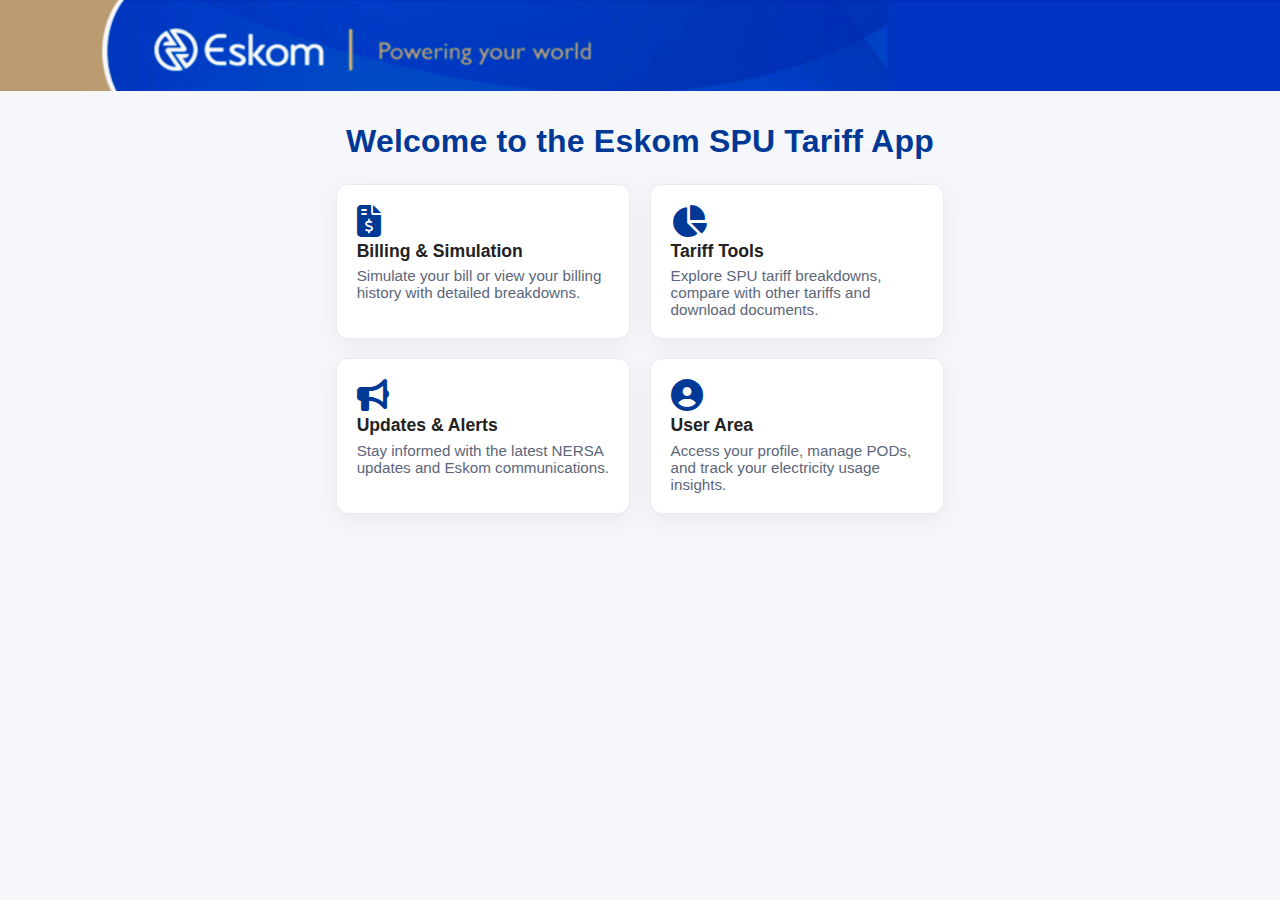
<file: index.html>
<!DOCTYPE html>
<html lang="en">
<head>
  <meta charset="UTF-8" />
  <meta name="viewport" content="width=device-width, initial-scale=1.0" />
  <title>Eskom SPU Tariffs App</title>
  <link rel="stylesheet" href="style.css" />
  <link rel="stylesheet" href="https://cdnjs.cloudflare.com/ajax/libs/font-awesome/6.4.0/css/all.min.css" />
</head>
<body>
  <header>
    <img src="assets/header_banner.png" alt="Eskom Banner" class="header-banner" />
  </header>

  <main class="content">
    <h1>Welcome to the Eskom SPU Tariff App</h1>
    <div class="card-grid">
      <a href="billing.html" class="card">
        <i class="fas fa-file-invoice-dollar fa-2x"></i>
        <h2>Billing & Simulation</h2>
        <p>Simulate your bill or view your billing history with detailed breakdowns.</p>
      </a>

      <a href="tariffs.html" class="card">
        <i class="fas fa-chart-pie fa-2x"></i>
        <h2>Tariff Tools</h2>
        <p>Explore SPU tariff breakdowns, compare with other tariffs and download documents.</p>
      </a>

      <a href="updates.html" class="card">
        <i class="fas fa-bullhorn fa-2x"></i>
        <h2>Updates & Alerts</h2>
        <p>Stay informed with the latest NERSA updates and Eskom communications.</p>
      </a>

      <a href="user.html" class="card">
        <i class="fas fa-user-circle fa-2x"></i>
        <h2>User Area</h2>
        <p>Access your profile, manage PODs, and track your electricity usage insights.</p>
      </a>
    </div>
  </main>

  <footer></footer>
</body>
</html>
</file>
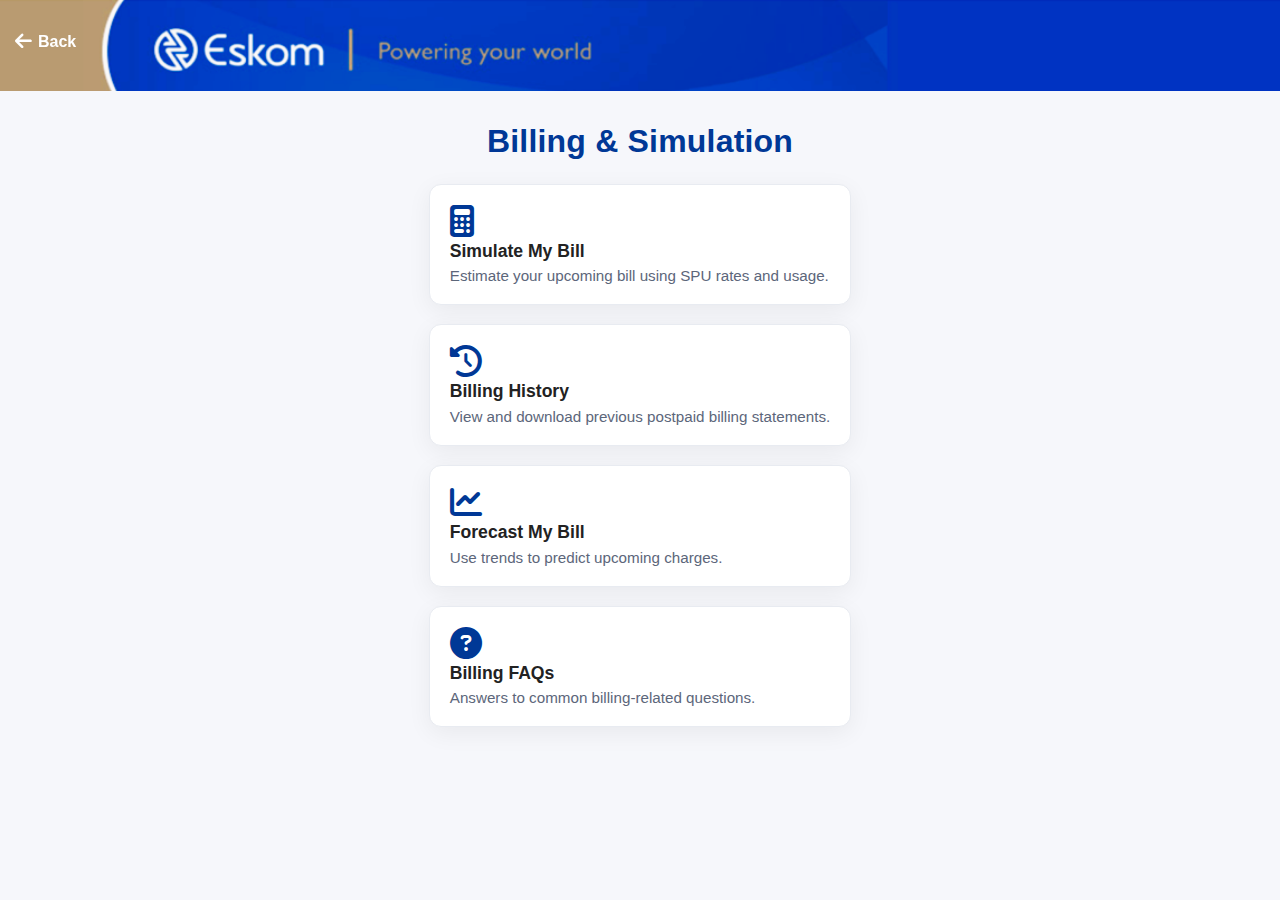
<file: billing.html>
<!DOCTYPE html>
<html lang="en">
<head>
  <meta charset="UTF-8" />
  <meta name="viewport" content="width=device-width, initial-scale=1.0" />
  <title>Billing & Simulation</title>
  <link rel="stylesheet" href="style.css" />
  <link rel="stylesheet" href="https://cdnjs.cloudflare.com/ajax/libs/font-awesome/6.4.0/css/all.min.css">
</head>
<body>

  <!-- Back button on header -->
  <a href="index.html" class="back-button">
    <i class="fas fa-arrow-left"></i>
    <span>Back</span>
  </a>

  <!-- Header Banner -->
  <header style="position: relative;">
    <img src="assets/header_banner.png" alt="Eskom Banner" class="header-banner" />
  </header>

  <!-- Main Content -->
  <main class="content">
    <h1>Billing & Simulation</h1>
    <div class="card-grid">

      <!-- Simulate My Bill (clickable) -->
      <a href="simulate.html" class="card">
        <i class="fas fa-calculator fa-2x"></i>
        <h2>Simulate My Bill</h2>
        <p>Estimate your upcoming bill using SPU rates and usage.</p>
      </a>

      <!-- Billing History -->
      <div class="card">
        <i class="fas fa-clock-rotate-left fa-2x"></i>
        <h2>Billing History</h2>
        <p>View and download previous postpaid billing statements.</p>
      </div>

      <!-- Forecast My Bill -->
      <div class="card">
        <i class="fas fa-chart-line fa-2x"></i>
        <h2>Forecast My Bill</h2>
        <p>Use trends to predict upcoming charges.</p>
      </div>

      <!-- Billing FAQs -->
      <div class="card">
        <i class="fas fa-question-circle fa-2x"></i>
        <h2>Billing FAQs</h2>
        <p>Answers to common billing-related questions.</p>
      </div>
    </div>
  </main>

  <!-- Footer -->
  <footer></footer>

</body>
</html>
</file>
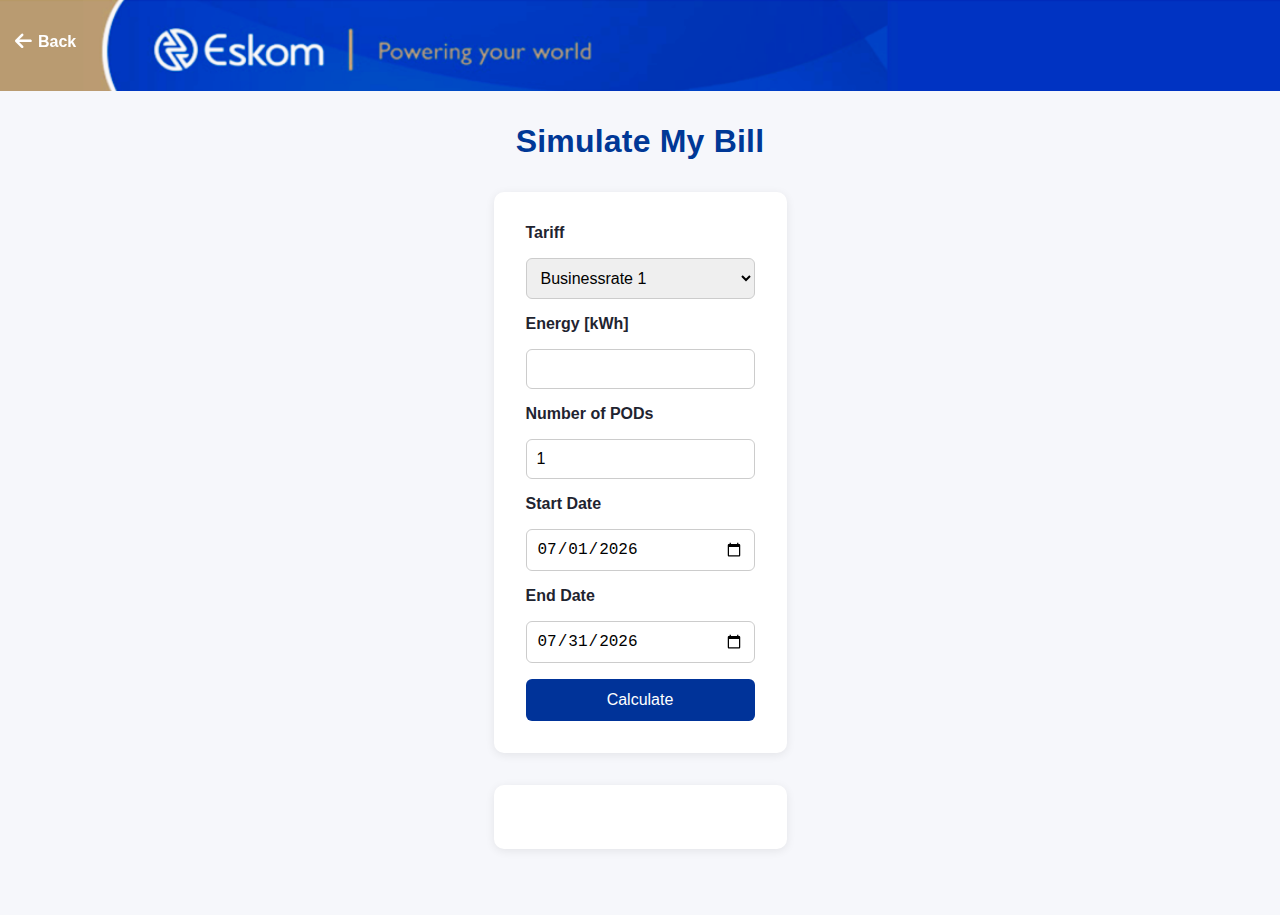
<file: simulate.html>
<!DOCTYPE html>
<html lang="en">
<head>
  <meta charset="UTF-8" />
  <meta name="viewport" content="width=device-width, initial-scale=1.0" />
  <title>Simulate My Bill</title>
  <link rel="stylesheet" href="style.css" />
  <link rel="stylesheet" href="https://cdnjs.cloudflare.com/ajax/libs/font-awesome/6.4.0/css/all.min.css">
  <style>
    .form-section {
      max-width: 600px;
      margin: 2rem auto;
      background: white;
      padding: 2rem;
      border-radius: 10px;
      box-shadow: 0 2px 10px rgba(0,0,0,0.08);
      display: flex;
      flex-direction: column;
      gap: 1rem;
    }

    .form-section label {
      font-weight: bold;
      text-align: left;
    }

    .form-section input,
    .form-section select {
      padding: 10px;
      font-size: 1rem;
      border: 1px solid #ccc;
      border-radius: 6px;
      width: 100%;
    }

    .form-section button {
      background-color: #003399;
      color: white;
      border: none;
      padding: 12px;
      font-size: 1rem;
      border-radius: 6px;
      cursor: pointer;
    }

    .form-section button:hover {
      background-color: #001f70;
    }

    .bill-output {
      max-width: 800px;
      margin: 2rem auto;
      background: white;
      padding: 2rem;
      border-radius: 10px;
      box-shadow: 0 2px 10px rgba(0,0,0,0.08);
    }

    .bill-output table {
      width: 100%;
      border-collapse: collapse;
    }

    .bill-output th, .bill-output td {
      border: 1px solid #ddd;
      padding: 10px;
      text-align: left;
    }

    .bill-output th {
      background-color: #f4f4f4;
    }

    .bill-output h2 {
      margin-bottom: 1rem;
    }
  </style>
</head>
<body>
  <a href="billing.html" class="back-button">
    <i class="fas fa-arrow-left"></i>
    <span>Back</span>
  </a>

  <header style="position: relative;">
    <img src="assets/header_banner.png" alt="Eskom Banner" class="header-banner" />
  </header>

  <main class="content">
    <h1>Simulate My Bill</h1>

    <form id="billForm" class="form-section">
      <label for="tariff">Tariff</label>
      <select id="tariff" required></select>

      <label for="energy">Energy [kWh]</label>
      <input type="number" id="energy" required />

      <label for="pods">Number of PODs</label>
      <input type="number" id="pods" required />

      <label for="start">Start Date</label>
      <input type="date" id="start" required />

      <label for="end">End Date</label>
      <input type="date" id="end" required />

      <button type="submit">Calculate</button>
    </form>

    <section id="billOutput" class="bill-output"></section>
  </main>

  <footer></footer>
  <script src="simulate.js"></script>
</body>
</html>
</file>
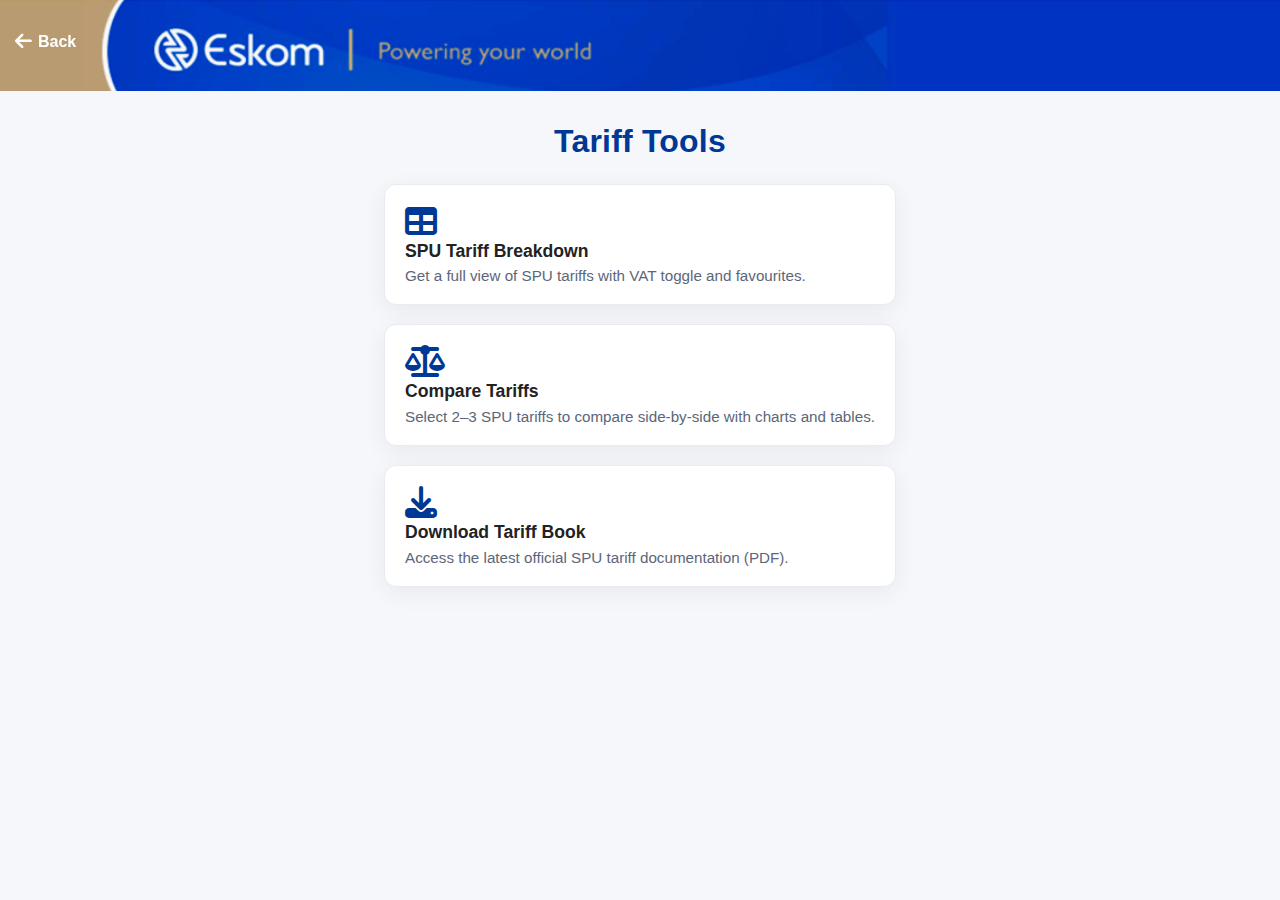
<file: tariffs.html>
<!DOCTYPE html>
<html lang="en">
<head>
  <meta charset="UTF-8" />
  <meta name="viewport" content="width=device-width, initial-scale=1.0" />
  <title>Tariff Tools</title>
  <link rel="stylesheet" href="style.css" />
  <link
    rel="stylesheet"
    href="https://cdnjs.cloudflare.com/ajax/libs/font-awesome/6.4.0/css/all.min.css"
  />
</head>
<body>

  <a href="index.html" class="back-button">
    <i class="fas fa-arrow-left"></i>
    <span>Back</span>
  </a>

  <header>
    <img src="assets/header_banner.png" alt="Eskom Banner" class="header-banner" />
  </header>

  <main class="content">
    <h1>Tariff Tools</h1>

    <div class="card-grid">

      <!-- ✅ Card 1: SPU Tariff Breakdown -->
      <div class="card" onclick="window.location.href='spu-tariff.html'" style="cursor: pointer;">
        <i class="fas fa-table fa-2x" aria-hidden="true"></i>
        <h2>SPU Tariff Breakdown</h2>
        <p>Get a full view of SPU tariffs with VAT toggle and favourites.</p>
      </div>

      <!-- ✅ Card 2: Compare Tariffs -->
      <div class="card" onclick="window.location.href='compare-tariffs.html'" style="cursor: pointer;">
        <i class="fas fa-balance-scale fa-2x" aria-hidden="true"></i>
        <h2>Compare Tariffs</h2>
        <p>Select 2–3 SPU tariffs to compare side-by-side with charts and tables.</p>
      </div>

      <!-- ✅ Card 3: Download Tariff Book -->
      <div class="card" onclick="window.open('assets/SPU_Tariff_Book.pdf', '_blank');" style="cursor: pointer;">
        <i class="fas fa-download fa-2x" aria-hidden="true"></i>
        <h2>Download Tariff Book</h2>
        <p>Access the latest official SPU tariff documentation (PDF).</p>
      </div>

    </div>
  </main>

  <footer></footer>

</body>
</html>
</file>
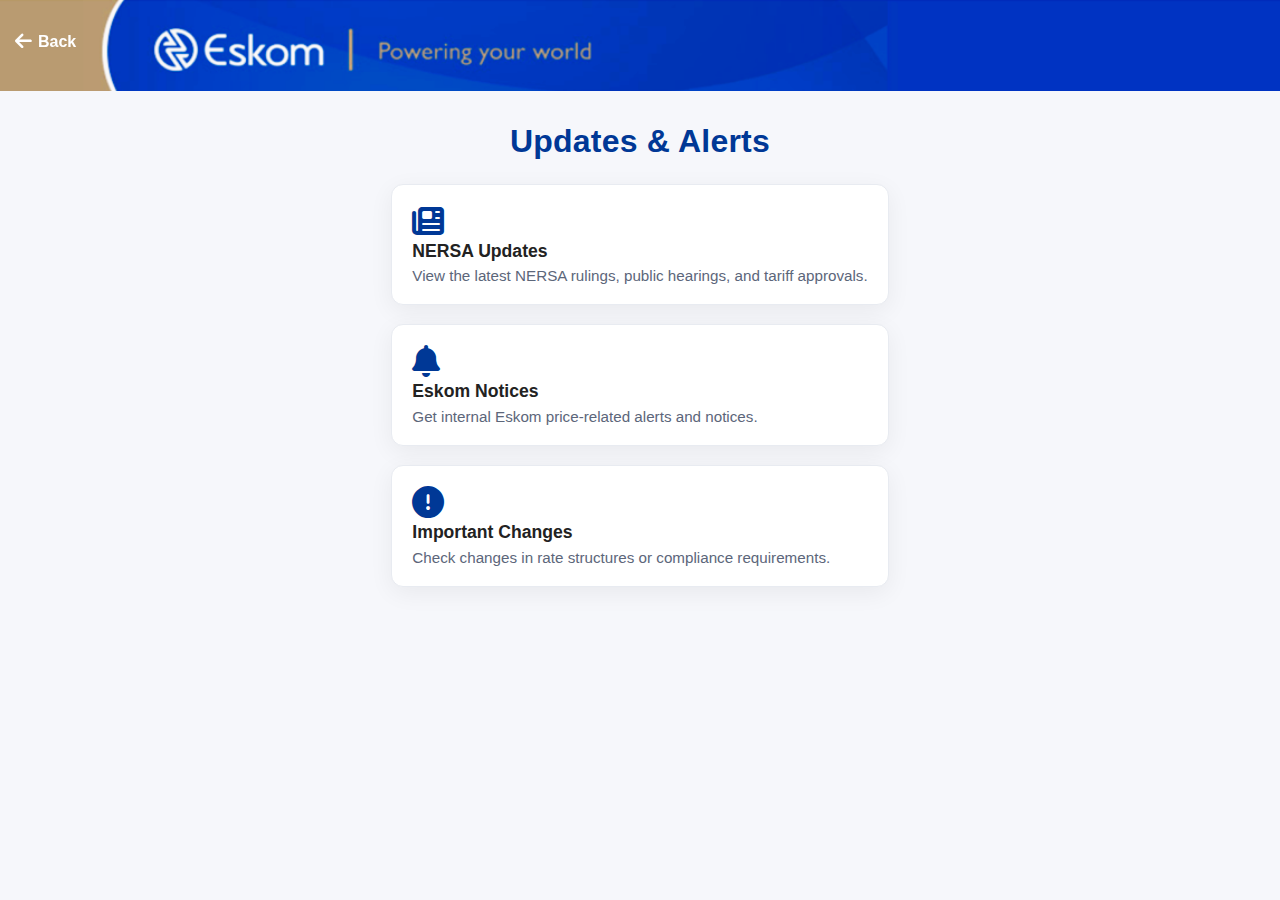
<file: updates.html>
<!DOCTYPE html>
<html lang="en">
<head>
  <meta charset="UTF-8" />
  <meta name="viewport" content="width=device-width, initial-scale=1.0" />
  <title>Updates & Alerts</title>
  <link rel="stylesheet" href="style.css" />
  <link rel="stylesheet" href="https://cdnjs.cloudflare.com/ajax/libs/font-awesome/6.4.0/css/all.min.css" />
</head>
<body>

  <a href="index.html" class="back-button">
  <i class="fas fa-arrow-left"></i>
  <span>Back</span>
  </a>

  <header>
    <img src="assets/header_banner.png" alt="Eskom Banner" class="header-banner" />
  </header>

  <main class="content">
    <h1>Updates & Alerts</h1>
    <div class="card-grid">
      <div class="card">
        <i class="fas fa-newspaper fa-2x"></i>
        <h2>NERSA Updates</h2>
        <p>View the latest NERSA rulings, public hearings, and tariff approvals.</p>
      </div>
      <div class="card">
        <i class="fas fa-bell fa-2x"></i>
        <h2>Eskom Notices</h2>
        <p>Get internal Eskom price-related alerts and notices.</p>
      </div>
      <div class="card">
        <i class="fas fa-circle-exclamation fa-2x"></i>
        <h2>Important Changes</h2>
        <p>Check changes in rate structures or compliance requirements.</p>
      </div>
    </div>
  </main>

  <footer></footer>
</body>
</html>
</file>
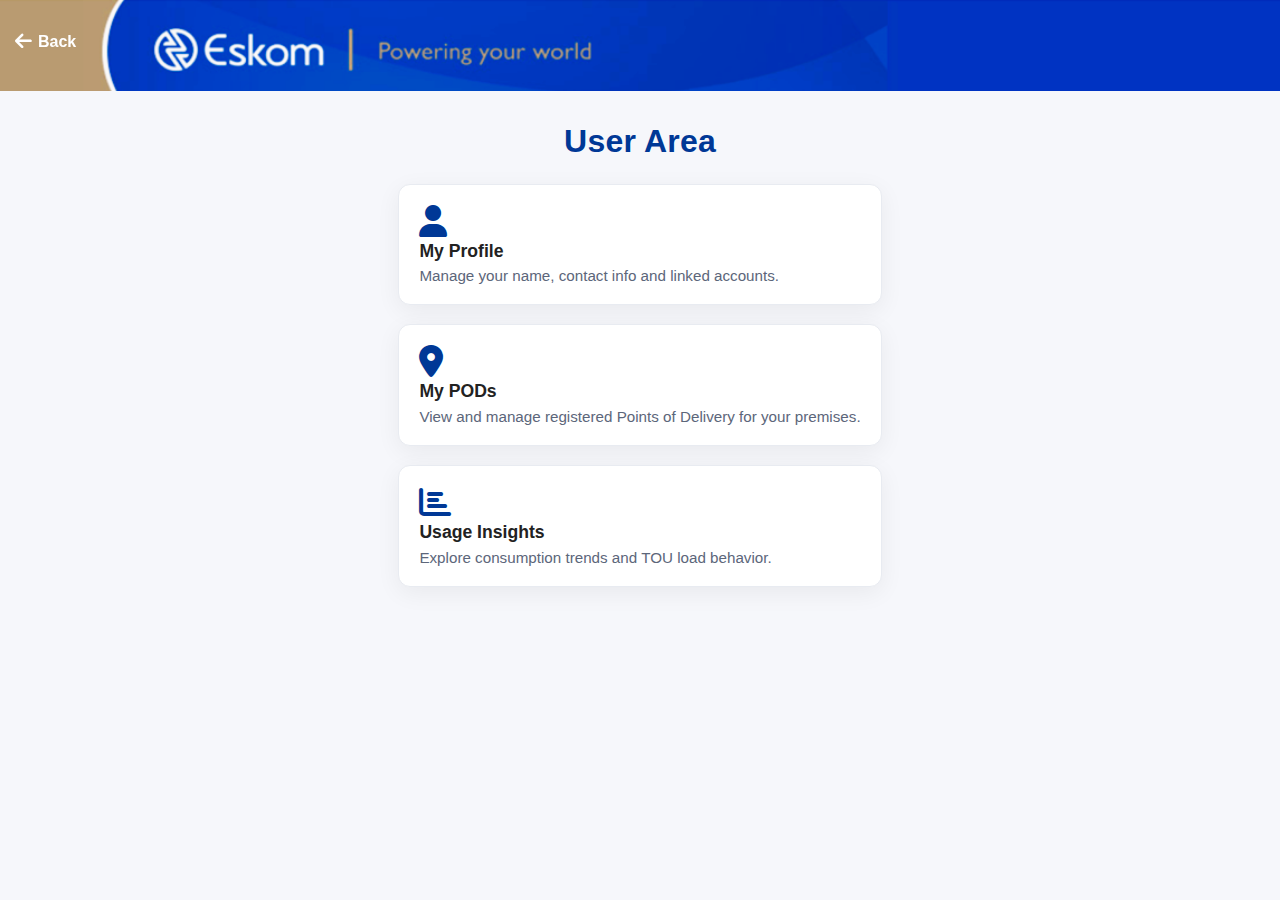
<file: user.html>
<!DOCTYPE html>
<html lang="en">
<head>
  <meta charset="UTF-8" />
  <meta name="viewport" content="width=device-width, initial-scale=1.0" />
  <title>User Area</title>
  <link rel="stylesheet" href="style.css" />
  <link rel="stylesheet" href="https://cdnjs.cloudflare.com/ajax/libs/font-awesome/6.4.0/css/all.min.css" />
</head>
<body>
  <a href="index.html" class="back-button">
  <i class="fas fa-arrow-left"></i>
  <span>Back</span>
  </a>
  
  <header>
    <img src="assets/header_banner.png" alt="Eskom Banner" class="header-banner" />
  </header>

  <main class="content">
    <h1>User Area</h1>
    <div class="card-grid">
      <div class="card">
        <i class="fas fa-user fa-2x"></i>
        <h2>My Profile</h2>
        <p>Manage your name, contact info and linked accounts.</p>
      </div>
      <div class="card">
        <i class="fas fa-map-marker-alt fa-2x"></i>
        <h2>My PODs</h2>
        <p>View and manage registered Points of Delivery for your premises.</p>
      </div>
      <div class="card">
        <i class="fas fa-chart-bar fa-2x"></i>
        <h2>Usage Insights</h2>
        <p>Explore consumption trends and TOU load behavior.</p>
      </div>
    </div>
  </main>

  <footer></footer>
</body>
</html>
</file>
<file: style.css>
/* =====================================================================
   Eskom SPU App — Global Styles
   Brand palette applied from provided Eskom colour chart
   ===================================================================== */

/* -------------------- CSS Variables (Brand Tokens) ------------------- */
:root{
  /* Primary (Pantone 287 C) + tints */
  --eskom-blue-100: rgb(0,56,150);
  --eskom-blue-75:  rgb(64,106,176);
  --eskom-blue-50:  rgb(127,155,202);
  --eskom-blue-25:  rgb(191,205,229);

  /* Warm grey (Pantone 8004 C) + tints */
  --warm-grey-100:  rgb(131,114,91);
  --warm-grey-75:   rgb(162,149,132);
  --warm-grey-50:   rgb(193,184,173);
  --warm-grey-25:   rgb(224,219,214);

  /* Secondary / accent colours + tints */
  --brick-100:      rgb(150,51,15);   /* Pantone 174 C */
  --brick-75:       rgb(176,102,75);
  --brick-50:       rgb(202,153,135);
  --brick-25:       rgb(229,204,195);

  --green-100:      rgb(13,176,43);   /* Pantone 361 C */
  --green-75:       rgb(73,196,96);
  --green-50:       rgb(134,215,149);
  --green-25:       rgb(194,235,202);

  --orange-100:     rgb(201,122,0);   /* Pantone 1385 C */
  --orange-75:      rgb(214,155,64);
  --orange-50:      rgb(228,188,127);
  --orange-25:      rgb(241,222,191);

  --teal-100:       rgb(89,135,135);  /* Pantone 7475 C */
  --teal-75:        rgb(130,165,165);
  --teal-50:        rgb(172,195,195);
  --teal-25:        rgb(213,225,225);

  /* Neutrals & UI tokens */
  --bg:             #f6f7fb;
  --surface:        #ffffff;
  --surface-2:      #f8fafc;
  --ink:            #1f2430;
  --ink-muted:      #5c667a;
  --line:           #e8ebf1;
  --shadow:         0 6px 24px rgba(0,0,0,.06);
  --focus:          var(--green-100);

  /* App accents derived from brand */
  --primary:        var(--eskom-blue-100);
  --primary-hover:  #002a7a; /* darker hover */
  --primary-soft:   var(--eskom-blue-25);
  --accent-ok:      var(--green-100);
  --accent-warn:    var(--orange-100);
  --accent-info:    var(--teal-100);
}

/* --------------------------- Reset & Base ---------------------------- */
*{ margin:0; padding:0; box-sizing:border-box; }
html, body{ height:100%; }
body{
  font-family: 'Segoe UI', Tahoma, Geneva, Verdana, sans-serif;
  color: var(--ink);
  background: var(--bg);
  display:flex; flex-direction:column; min-height:100vh;
  -webkit-font-smoothing: antialiased; -moz-osx-font-smoothing: grayscale;
}
img{ max-width:100%; display:block; }
a{ color:inherit; text-decoration:none; }
a:focus-visible, button:focus-visible, select:focus-visible, input:focus-visible{
  outline: 3px solid var(--focus);
  outline-offset: 2px;
  border-radius:8px;
}
.hidden { display:none !important; }

/* ------------------------- Layout Containers ------------------------ */
header .header-banner{ width:100%; height:auto; display:block; }
.content{
  flex:1;
  padding: 2rem 1rem;
  max-width: 1200px;
  margin: 0 auto;
  text-align: center;
}
h1{
  font-size: clamp(1.6rem, 2vw + 1rem, 2rem);
  margin-bottom: 1.5rem;
  color: var(--primary);
  letter-spacing:.2px;
}

/* ----------------------------- Cards -------------------------------- */
.card{
  display:block;
  background: var(--surface);
  border:1px solid var(--line);
  border-radius: 12px;
  padding: 1.25rem 1.25rem;
  box-shadow: var(--shadow);
  transition: transform .2s ease, box-shadow .2s ease, border-color .2s ease;
  color:inherit;
  text-align:left;
}
.card:hover{ transform: translateY(-4px); border-color: var(--eskom-blue-50); }
.card i{ color: var(--primary); margin-right:.5rem; }
.card h2{ font-size:1.1rem; margin:.25rem 0 .35rem; color:#222; }
.card p{ font-size:.95rem; color: var(--ink-muted); }

/* Grid of cards (used across pages) */
.card-grid{
  display:grid;
  grid-template-columns: repeat(auto-fit, minmax(280px,1fr));
  gap: 1.2rem;
  padding: 0 1rem;
}

/* Home: vertical stack */
.card-vertical{
  display:flex; flex-direction:column; gap:1rem;
  max-width: 900px; margin:0 auto;
}
.card--home{
  display:flex; align-items:center; gap: .9rem;
}
.card--home i{
  width:42px; height:42px; display:inline-grid; place-items:center;
  border-radius:10px; color:#fff;
  background: var(--primary);
}
/* Accent helpers for home cards */
.accent-green i{ background: var(--green-100); }
.accent-orange i{ background: var(--orange-100); }
.accent-teal i{ background: var(--teal-100); }

/* ----------------------------- Tables ------------------------------- */
table{ width:100%; border-collapse:collapse; }
.tariff-table{ font-size:.95rem; margin-top:.5rem; }
.tariff-table th, .tariff-table td{
  border:1px solid var(--line);
  padding:.55rem .6rem; text-align:left;
}
.tariff-table thead th{ background: var(--surface-2); font-weight:700; }

/* ----------------------------- Selector ----------------------------- */
.selector{ max-width:1100px; margin: 1rem auto .75rem; text-align:left; }
.selector label{ font-weight:700; display:block; margin-bottom:.4rem; color:#1c2a64; }
.selector select{
  width:100%;
  padding:.7rem .8rem;
  border:1px solid #e3e3e3;
  border-radius:.6rem;
  background:#fff;
}

/* ---------------------------- Education ----------------------------- */
.education{
  background: var(--eskom-blue-25);
  border-left: 6px solid var(--primary);
  padding: 15px;
  margin-bottom: 20px;
  border-radius: 8px;
  text-align:left;
}

/* -------------------------- Tariff Lists ---------------------------- */
.tariff-cards-grid{
  display:grid;
  grid-template-columns: repeat(auto-fill, minmax(280px,1fr));
  gap:20px;
}
.tariff-card{
  background:#fff; border-radius:12px; padding:16px;
  box-shadow: var(--shadow); transition: transform .2s;
}
.tariff-card:hover{ transform: scale(1.02); }

/* ----------------------------- Footer ------------------------------- */
/* Global site footer */
footer.site-footer{
  background: var(--primary);
  color: #fff;
  margin-top: auto;                 /* pushes footer to bottom with body{display:flex} */
}
.site-footer .inner{
  max-width: 1200px;
  margin: 0 auto;
  padding: 14px 16px;
  display: flex;
  align-items: center;
  gap: 12px;
  flex-wrap: wrap;
  justify-content: space-between;
}
.site-footer a{
  color: #fff;
  text-decoration: underline;
  text-underline-offset: 2px;
}
.site-footer small{ opacity: .9; }

/* (optional) footer links group */
.footer-nav{
  display: flex;
  gap: 16px;
  flex-wrap: wrap;
  font-weight: 600;
}

/* ---------------------------- Back Button --------------------------- */
.back-button{
  position:absolute; top: 30px; left: 10px;
  /*background: rgba(0,0,0,.25); */
  backdrop-filter: blur(2px);
  color:#fff;
  font-weight:700; font-size:1rem;
  text-decoration:none;
  display:flex; align-items:center; gap:6px;
  z-index:1000; padding:2px 5px; border-radius:8px;
  transition: background .2s ease;
}
.back-button:hover{ background: rgba(0,0,0,.35); }
.back-button i{ font-size:1.2rem; }
@media (max-width:600px){
  .back-button{ top:0px; left:-1px; }
  .back-button span{ display:none; }
}

/* =====================================================================
   Understanding Your Tariff — PDF view, Quick details, Rates
   ===================================================================== */

/* Split layout: PDF viewer + details */
.wrap{
  max-width:1100px; margin: 0 auto 2rem;
  display:grid; grid-template-columns:1.2fr .8fr; gap:1rem;
}
@media (max-width:1000px){ .wrap{ grid-template-columns:1fr; } }

/* Viewer / Details shells */
.viewer-card, .details-card{
  background:#fff; border:1px solid var(--line);
  border-radius:14px; overflow:hidden; box-shadow: var(--shadow);
}
.viewer-head, .details-head{
  display:flex; align-items:center; gap:.75rem; flex-wrap:wrap;
  padding:.9rem 1rem; background: var(--surface-2); border-bottom:1px solid #edf0f4;
}
.viewer-title, .details-title{ font-weight:800; color:#0e1e5b; }
.viewer-actions{ margin-left:auto; display:flex; gap:.5rem; flex-wrap:wrap; }

/* Buttons */
.btn{
  border:1px solid #dfe3eb; background:#fff; color:#17233b;
  border-radius:.55rem; padding:.5rem .75rem;
  display:inline-flex; gap:.45rem; align-items:center;
  cursor:pointer; font-size:.95rem;
}
.btn:hover{ border-color: var(--eskom-blue-50); }
.btn.primary{ background: var(--primary); border-color: var(--primary); color:#fff; }
.btn.primary:hover{ background: var(--primary-hover); }

/* PDF area (iframe first; embed fallback) */
.pdf-wrap{ width:100%; height: min(78vh, 900px); background:#f5f7fa; }
.pdf-iframe, .pdf-object{ width:100%; height:100%; border:0; }

/* Details body */
.details-body{ padding: .9rem 1rem; }

/* Quick cards grid (Description, Supply Sizes, Rates) */
#detailCards{
  display:grid; grid-template-columns:1fr; gap:.6rem;
}
.mini-card{
  border:1px solid var(--line); background:#fff; border-radius:.6rem;
  padding:.75rem .85rem; cursor:pointer;
  display:flex; gap:.6rem; align-items:center; text-align:left;
  transition: background .15s ease, border-color .15s ease;
}
.mini-card:hover{ background: #f9fbff; border-color: var(--eskom-blue-50); }
.mini-card i{ color: var(--primary); opacity:.9; }

/* Expandable panel */
.panel{
  margin-top:.8rem; border:1px solid var(--line); border-radius:.6rem;
  background:#fcfdff; display:none;
}
.panel.show{ display:block; }
.panel .panel-head{
  padding:.75rem .85rem; font-weight:700; border-bottom:1px solid var(--line);
  background:#f8fbff;
}
.panel .panel-body{ padding:.85rem .95rem; }

/* Professional copy */
.prose p{ margin:0 0 .75rem 0; line-height:1.65; }
.prose ul{ margin:.4rem 0 .85rem 1.1rem; line-height:1.6; }
.prose li{ margin:.2rem 0; }
.tight-list{ margin:.25rem 0 .5rem 1.1rem; }
.tight-list li{ margin:.15rem 0; }

/* Rates controls + table */
.rates-controls{
  display:grid; grid-template-columns: 1fr 1fr 1fr; gap:.75rem; margin-bottom:.8rem;
}
@media (max-width:680px){ .rates-controls{ grid-template-columns:1fr; } }
.rates-row{ display:flex; flex-direction:column; gap:.35rem; text-align:left; }
.rates-row label{ font-weight:600; color:#223; }
.rates-row select{
  padding:.55rem .6rem; border:1px solid #e3e3e3; border-radius:.5rem; background:#fff;
}
.rates-table-wrap{ overflow-x:auto; }

/* VAT toggle */
.switch{ position:relative; display:inline-block; width:44px; height:24px; vertical-align:middle; }
.switch input{ opacity:0; width:0; height:0; }
.slider{
  position:absolute; cursor:pointer; top:0; left:0; right:0; bottom:0;
  background:#cfd7e6; transition:.2s; border-radius:24px;
}
.slider:before{ position:absolute; content:""; height:18px; width:18px; left:3px; bottom:3px;
  background:#fff; transition:.2s; border-radius:50%;
}
.switch input:checked + .slider{ background: var(--accent-ok); }
.switch input:checked + .slider:before{ transform:translateX(20px); }
.vat-row{ display:flex; align-items:center; gap:.6rem; }
.vat-label{ font-weight:700; color:#0e1e5b; }

/* =====================================================================
   Compare Tariffs (shared components used in compare-tariffs.html)
   ===================================================================== */
.option-tile{
  border:1px solid #e5e5e5; border-radius:.75rem; padding:.55rem .8rem;
  display:flex; gap:.55rem; align-items:center; background:#fff;
}
.option-tile input{ transform: scale(1.1); }
.pill{
  font-size:.75rem; color:#334; background:#f3f6fb;
  border:1px solid #e6ebf7; border-radius:999px; padding:.1rem .55rem; margin-left:auto;
}
.btn-ghost{
  border:1px solid #ddd; background:#fafafa; border-radius:.5rem; padding:.45rem .7rem; cursor:pointer;
}
.btn-ghost:hover{ background:#f2f2f2; }

/* =====================================================================
   Utilities
   ===================================================================== */
.muted{ color: var(--ink-muted); font-size:.92rem; }
.text-left{ text-align:left; }
.text-right{ text-align:right; }
.sr-only{
  position:absolute !important; width:1px; height:1px; padding:0; margin:-1px;
  overflow:hidden; clip:rect(0,0,0,0); white-space:nowrap; border:0;
}

/* =====================================================================
   Brand-driven theming helpers (optional)
   ===================================================================== */
.bg-primary-soft{ background: var(--primary-soft); }
.border-primary{ border-color: var(--primary) !important; }
.text-primary{ color: var(--primary) !important; }
.text-green{ color: var(--green-100) !important; }
.text-orange{ color: var(--orange-100) !important; }
.text-teal{ color: var(--teal-100) !important; }
.bg-green-25{ background: var(--green-25) !important; }
.bg-orange-25{ background: var(--orange-25) !important; }
.bg-teal-25{ background: var(--teal-25) !important; }

/* ===== Mobile-only: pin header & footer to the viewport, no crop/zoom ===== */
@media (max-width: 600px){
  /* Stop horizontal page scrolling so fixed header/footer won't shift */
  html, body{
    overflow-x: hidden;
    width: 100%;
  }

  /* Header fixed to top — unaffected by vertical or horizontal scroll */
  .site-header{
    position: fixed;
    top: 0; left: 0; right: 0;
    width: 100vw;              /* fix to viewport width */
    z-index: 950;              /* below .back-button (1000), above content */
    background: var(--surface);
    box-shadow: var(--shadow);
    transform: translateZ(0);  /* helps avoid jitter on some mobile GPUs */
  }
  .site-header .header-banner{
    width: 100%;
    height: auto;              /* preserve natural aspect ratio (no crop/zoom) */
    display: block;
  }

  /* Footer fixed to bottom — same idea */
  footer.site-footer{
    position: fixed;
    bottom: 0; left: 0; right: 0;
    width: 100vw;
    z-index: 950;
    transform: translateZ(0);
  }
}
</file>
